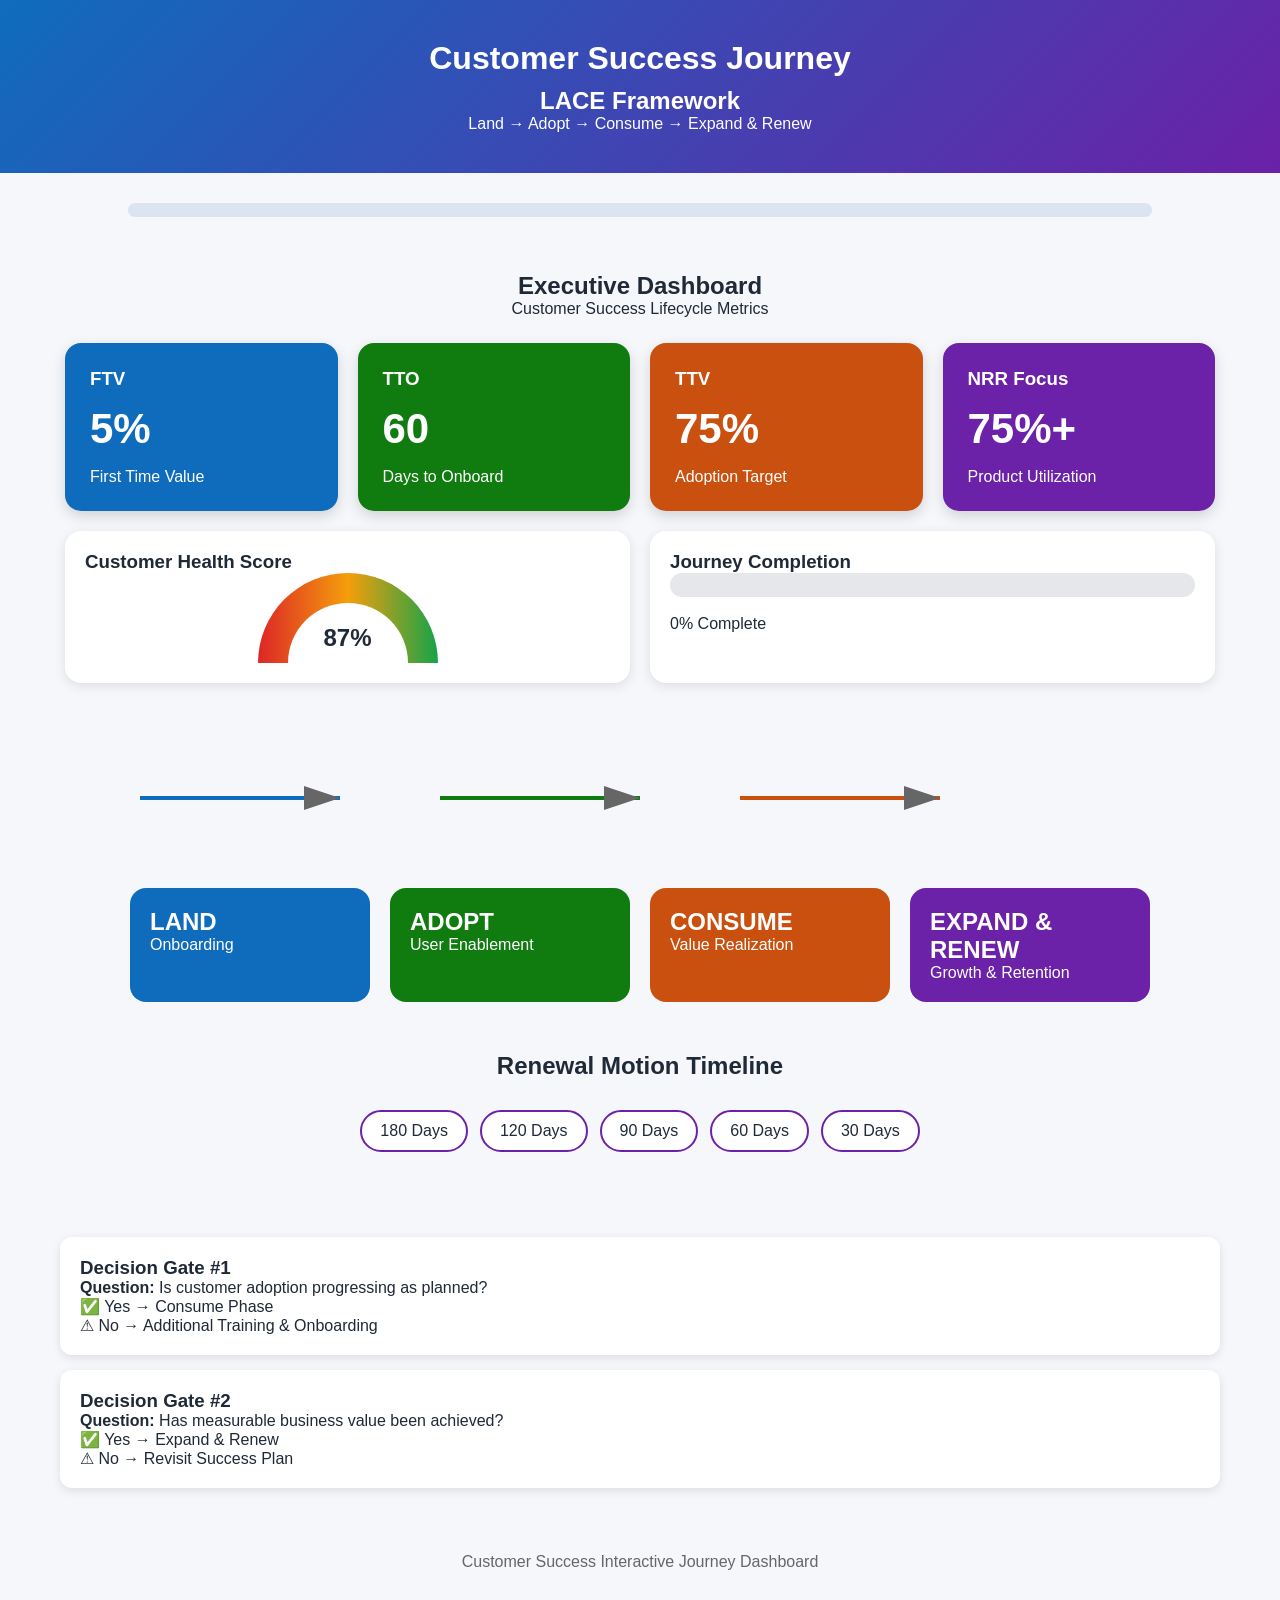
<file: LACE_Customer_Journey_Dashboard.html>
<!DOCTYPE html>
<html lang="en">
<head>
<meta charset="UTF-8">
<meta name="viewport" content="width=device-width, initial-scale=1.0">
<title>Customer Success Journey - LACE Model</title>

<style>

*{
    margin:0;
    padding:0;
    box-sizing:border-box;
}

body{
    font-family:Segoe UI,Arial,sans-serif;
    background:#f5f7fb;
    color:#1f2937;
}

header{
    background:linear-gradient(135deg,#0f6cbd,#6b21a8);
    color:white;
    padding:40px;
    text-align:center;
}

header h1{
    margin-bottom:10px;
}

.progress-container{
    width:80%;
    margin:30px auto;
    height:14px;
    background:#dbe4f0;
    border-radius:20px;
    overflow:hidden;
}

.progress-bar{
    width:0%;
    height:100%;
    background:linear-gradient(90deg,#0f6cbd,#6b21a8);
    transition:width .8s ease;
}

.dashboard{
    max-width:1200px;
    margin:auto;
    padding:25px;
}

.dashboard-header{
    text-align:center;
    margin-bottom:25px;
}

.dashboard-grid{
    display:grid;
    grid-template-columns:repeat(auto-fit,minmax(220px,1fr));
    gap:20px;
}

.dashboard-card{
    color:white;
    padding:25px;
    border-radius:16px;
    box-shadow:0 5px 14px rgba(0,0,0,.15);
}

.metric-value{
    font-size:42px;
    font-weight:bold;
    margin:15px 0;
}

.blue{background:#0f6cbd;}
.green{background:#107c10;}
.orange{background:#ca5010;}
.purple{background:#6b21a8;}

.health-section{
    display:grid;
    grid-template-columns:1fr 1fr;
    gap:20px;
    margin-top:20px;
}

.gauge-card{
    background:white;
    border-radius:16px;
    padding:20px;
    box-shadow:0 3px 12px rgba(0,0,0,.1);
}

.journey-progress{
    width:100%;
    height:24px;
    background:#e5e7eb;
    border-radius:20px;
    overflow:hidden;
}

#journeyComplete{
    height:100%;
    width:0%;
    background:linear-gradient(90deg,#0f6cbd,#6b21a8);
    transition:.8s;
}

.gauge{
    width:180px;
    height:90px;
    background:linear-gradient(
    90deg,
    #dc2626,
    #f59e0b,
    #16a34a);
    border-radius:90px 90px 0 0;
    margin:auto;
    position:relative;
}

.gauge-cover{
    position:absolute;
    left:30px;
    bottom:0;
    width:120px;
    height:60px;
    background:white;
    border-radius:60px 60px 0 0;
    text-align:center;
    line-height:70px;
    font-size:24px;
    font-weight:bold;
}

svg{
    width:100%;
    max-width:1200px;
    display:block;
    margin:30px auto;
}

.journey{
    display:flex;
    justify-content:center;
    gap:20px;
    flex-wrap:wrap;
    max-width:1200px;
    margin:auto;
    margin-bottom:30px;
}

.stage{
    width:240px;
    color:white;
    padding:20px;
    border-radius:16px;
    cursor:pointer;
    transform:translateY(40px);
    opacity:0;
    animation:fadeUp .8s forwards;
}

.stage:nth-child(1){animation-delay:.3s;}
.stage:nth-child(2){animation-delay:.8s;}
.stage:nth-child(3){animation-delay:1.3s;}
.stage:nth-child(4){animation-delay:1.8s;}

@keyframes fadeUp{
from{opacity:0;transform:translateY(40px);}
to{opacity:1;transform:translateY(0);}
}

.stage:hover{
    transform:translateY(-5px);
}

.land{background:#0f6cbd;}
.adopt{background:#107c10;}
.consume{background:#ca5010;}
.renew{background:#6b21a8;}

.timeline{
    display:flex;
    justify-content:center;
    gap:12px;
    flex-wrap:wrap;
    margin:30px;
}

.milestone{
    background:white;
    border:2px solid #6b21a8;
    padding:10px 18px;
    border-radius:25px;
}

.section{
    max-width:1200px;
    margin:auto;
    padding:20px;
}

.decision{
    background:white;
    padding:20px;
    margin:15px 0;
    border-radius:12px;
    box-shadow:0 3px 10px rgba(0,0,0,.1);
}

.modal{
    display:none;
    position:fixed;
    inset:0;
    background:rgba(0,0,0,.55);
}

.modal-content{
    background:white;
    width:70%;
    max-width:800px;
    margin:5% auto;
    padding:30px;
    border-radius:20px;
}

.close{
    float:right;
    cursor:pointer;
    font-size:30px;
}

footer{
    text-align:center;
    padding:30px;
    color:#666;
}

</style>
</head>

<body>

<header>
<h1>Customer Success Journey</h1>
<h2>LACE Framework</h2>
<p>Land → Adopt → Consume → Expand & Renew</p>
</header>

<div class="progress-container">
<div id="progressBar" class="progress-bar"></div>
</div>

<section class="dashboard">

<div class="dashboard-header">
<h2>Executive Dashboard</h2>
<p>Customer Success Lifecycle Metrics</p>
</div>

<div class="dashboard-grid">
<div class="dashboard-card blue">
<h3>FTV</h3>
<div class="metric-value">5%</div>
<span>First Time Value</span>
</div>

<div class="dashboard-card green">
<h3>TTO</h3>
<div class="metric-value">60</div>
<span>Days to Onboard</span>
</div>

<div class="dashboard-card orange">
<h3>TTV</h3>
<div class="metric-value">75%</div>
<span>Adoption Target</span>
</div>

<div class="dashboard-card purple">
<h3>NRR Focus</h3>
<div class="metric-value">75%+</div>
<span>Product Utilization</span>
</div>
</div>

<div class="health-section">

<div class="gauge-card">
<h3>Customer Health Score</h3>
<div class="gauge">
<div class="gauge-cover">87%</div>
</div>
</div>

<div class="gauge-card">
<h3>Journey Completion</h3>
<div class="journey-progress">
<div id="journeyComplete"></div>
</div>
<br>
<p id="journeyLabel">0% Complete</p>
</div>

</div>

</section>

<svg viewBox="0 0 1200 120">

<defs>
<marker id="arrow" markerWidth="10" markerHeight="10" refX="9" refY="3" orient="auto">
<path d="M0,0 L0,6 L9,3 z" fill="#666"/>
</marker>
</defs>

<path d="M100 60 L300 60"
stroke="#0f6cbd"
stroke-width="4"
fill="none"
marker-end="url(#arrow)"/>

<path d="M400 60 L600 60"
stroke="#107c10"
stroke-width="4"
fill="none"
marker-end="url(#arrow)"/>

<path d="M700 60 L900 60"
stroke="#ca5010"
stroke-width="4"
fill="none"
marker-end="url(#arrow)"/>

</svg>

<section class="journey">

<div class="stage land" onclick="showStage('land')">
<h2>LAND</h2>
<p>Onboarding</p>
</div>

<div class="stage adopt" onclick="showStage('adopt')">
<h2>ADOPT</h2>
<p>User Enablement</p>
</div>

<div class="stage consume" onclick="showStage('consume')">
<h2>CONSUME</h2>
<p>Value Realization</p>
</div>

<div class="stage renew" onclick="showStage('renew')">
<h2>EXPAND & RENEW</h2>
<p>Growth & Retention</p>
</div>

</section>

<section class="section">
<h2 style="text-align:center">Renewal Motion Timeline</h2>

<div class="timeline">
<div class="milestone">180 Days</div>
<div class="milestone">120 Days</div>
<div class="milestone">90 Days</div>
<div class="milestone">60 Days</div>
<div class="milestone">30 Days</div>
</div>
</section>

<section class="section">

<div class="decision">
<h3>Decision Gate #1</h3>
<p><strong>Question:</strong> Is customer adoption progressing as planned?</p>
<p>✅ Yes → Consume Phase</p>
<p>⚠ No → Additional Training & Onboarding</p>
</div>

<div class="decision">
<h3>Decision Gate #2</h3>
<p><strong>Question:</strong> Has measurable business value been achieved?</p>
<p>✅ Yes → Expand & Renew</p>
<p>⚠ No → Revisit Success Plan</p>
</div>

</section>

<div id="modal" class="modal">
<div class="modal-content">
<span class="close">&times;</span>
<div id="modalBody"></div>
</div>
</div>

<footer>
Customer Success Interactive Journey Dashboard
</footer>

<script>

const modal = document.getElementById("modal");
const modalBody = document.getElementById("modalBody");

const progressMap = {
land:25,
adopt:50,
consume:75,
renew:100
};

const content = {

land: `
<h2>LAND</h2>
<ul>
<li>Opportunity Closed</li>
<li>Contract Registration</li>
<li>License Activation</li>
<li>Welcome Email</li>
<li>Customer Kickoff</li>
</ul>
<p><strong>Milestone:</strong> Contract Start Date</p>
`,

adopt: `
<h2>ADOPT</h2>
<ul>
<li>User Training</li>
<li>Success Plan Creation</li>
<li>Additional User Onboarding</li>
<li>Health Checks</li>
</ul>
<p><strong>FTV:</strong> 5% License Usage</p>
`,

consume: `
<h2>CONSUME</h2>
<ul>
<li>Expand Adoption</li>
<li>Feature Awareness</li>
<li>Business Value Realization</li>
<li>Operational Health Reviews</li>
</ul>
<p><strong>TTV:</strong> 75% Adoption</p>
`,

renew: `
<h2>EXPAND & RENEW</h2>
<ul>
<li>Executive Reviews</li>
<li>Upsell Opportunities</li>
<li>Cross-Sell Opportunities</li>
<li>Renewal Planning</li>
<li>Renewal Execution</li>
</ul>
`
};

function showStage(stage){

document.getElementById("progressBar").style.width=
progressMap[stage]+"%";

document.getElementById("journeyComplete").style.width=
progressMap[stage]+"%";

document.getElementById("journeyLabel").innerHTML=
progressMap[stage]+"% Complete";

modalBody.innerHTML=content[stage];
modal.style.display="block";

}

document.querySelector(".close").onclick=()=>{
modal.style.display="none";
};

window.onclick=(e)=>{
if(e.target===modal){
modal.style.display="none";
}
};

</script>

</body>
</html>
</file>
